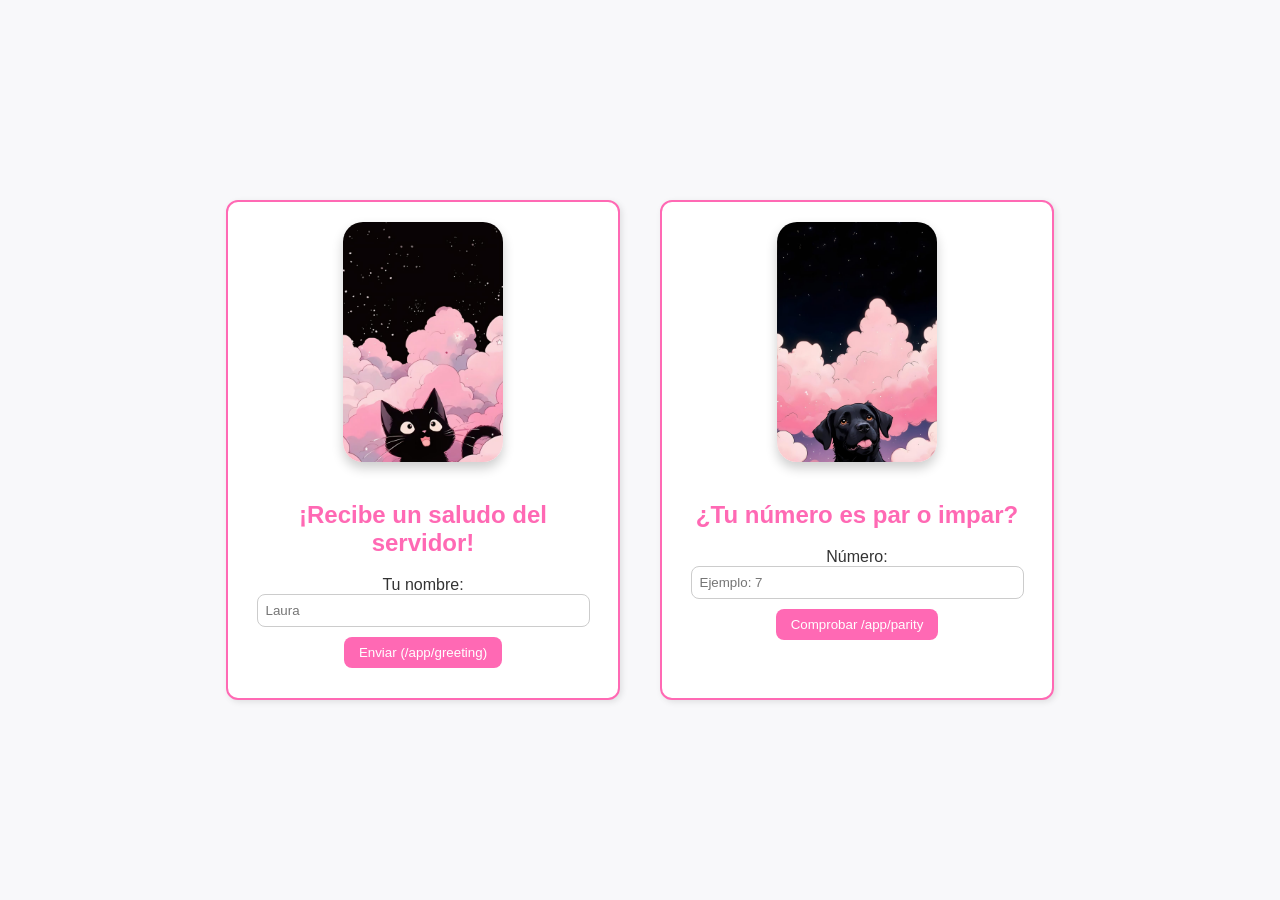
<file: src/main/resources/webroot/index.html>
<!DOCTYPE html>
<html lang="es">
<head>
    <meta charset="UTF-8">
    <title>Servidor Web</title>
    <link rel="stylesheet" href="styles.css">
    <script src="script.js" defer></script>
</head>
<body>
    <main>
        <div class="forms">
            <img src="gatito.jpg" alt="Gatito" class="pet-banner">
            <h2>¡Recibe un saludo del servidor!</h2>
            <label for="name">Tu nombre:</label><br>
            <input type="text" id="name" placeholder="Laura"><br>
            <input type="button" value="Enviar (/app/greeting)" onclick="sendGreeting()">
            <div class="response" id="responseGet"></div>
        </div>

        <div class="forms">
            <img src="perrito.jpg" alt="Perrito" class="pet-banner">
            <h2>¿Tu número es par o impar?</h2>
            <label for="number">Número:</label><br>
            <input type="text" id="number" placeholder="Ejemplo: 7"><br>
            <input type="button" value="Comprobar /app/parity" onclick="checkParity()">
            <div class="response" id="responsePost"></div>
        </div>
    </main>
</body>
</html>
</file>
<file: src/main/resources/webroot/styles.css>
body {
    font-family: 'Segoe UI', Tahoma, Geneva, Verdana, sans-serif;
    background-color: #f8f8fa;
    margin: 0;
    padding: 0;
    text-align: center;
    color: #333;
    display: flex;              
    justify-content: center;    
    align-items: center;        
    min-height: 100vh;          
}

main {
    display: flex;
    gap: 40px;   
}


h1 {
    margin: 20px 0;
    font-size: 2.2em;
    color: #ff69b4;
}

.forms {
    background-color: #ffffff; 
    padding: 20px;
    border-radius: 12px;
    border: 2px solid #ff69b4;
    width: 350px;
    box-shadow: 2px 2px 6px rgba(0,0,0,0.1); 
}

.forms h2 {
    color: #ff69b4;
}

input[type="text"] {
    padding: 8px;
    border: 1px solid #ccc;
    border-radius: 8px;
    width: 90%;
}

input[type="button"] {
    margin-top: 10px;
    padding: 8px 15px;
    background-color: #ff69b4;
    border: none;
    border-radius: 8px;
    color: white;
    cursor: pointer;
    transition: background-color 0.3s;
}

input[type="button"]:hover {
    background-color: #ff1493;
}

.response {
    margin-top: 10px;
    font-weight: bold;
    color: #444;
}

.pet-banner {
    width: 160px;        
    height: 240px;       
    object-fit: cover;   
    border-radius: 20px;
    margin-bottom: 15px;
    box-shadow: 0px 6px 12px rgba(0,0,0,0.2);
}
</file>
